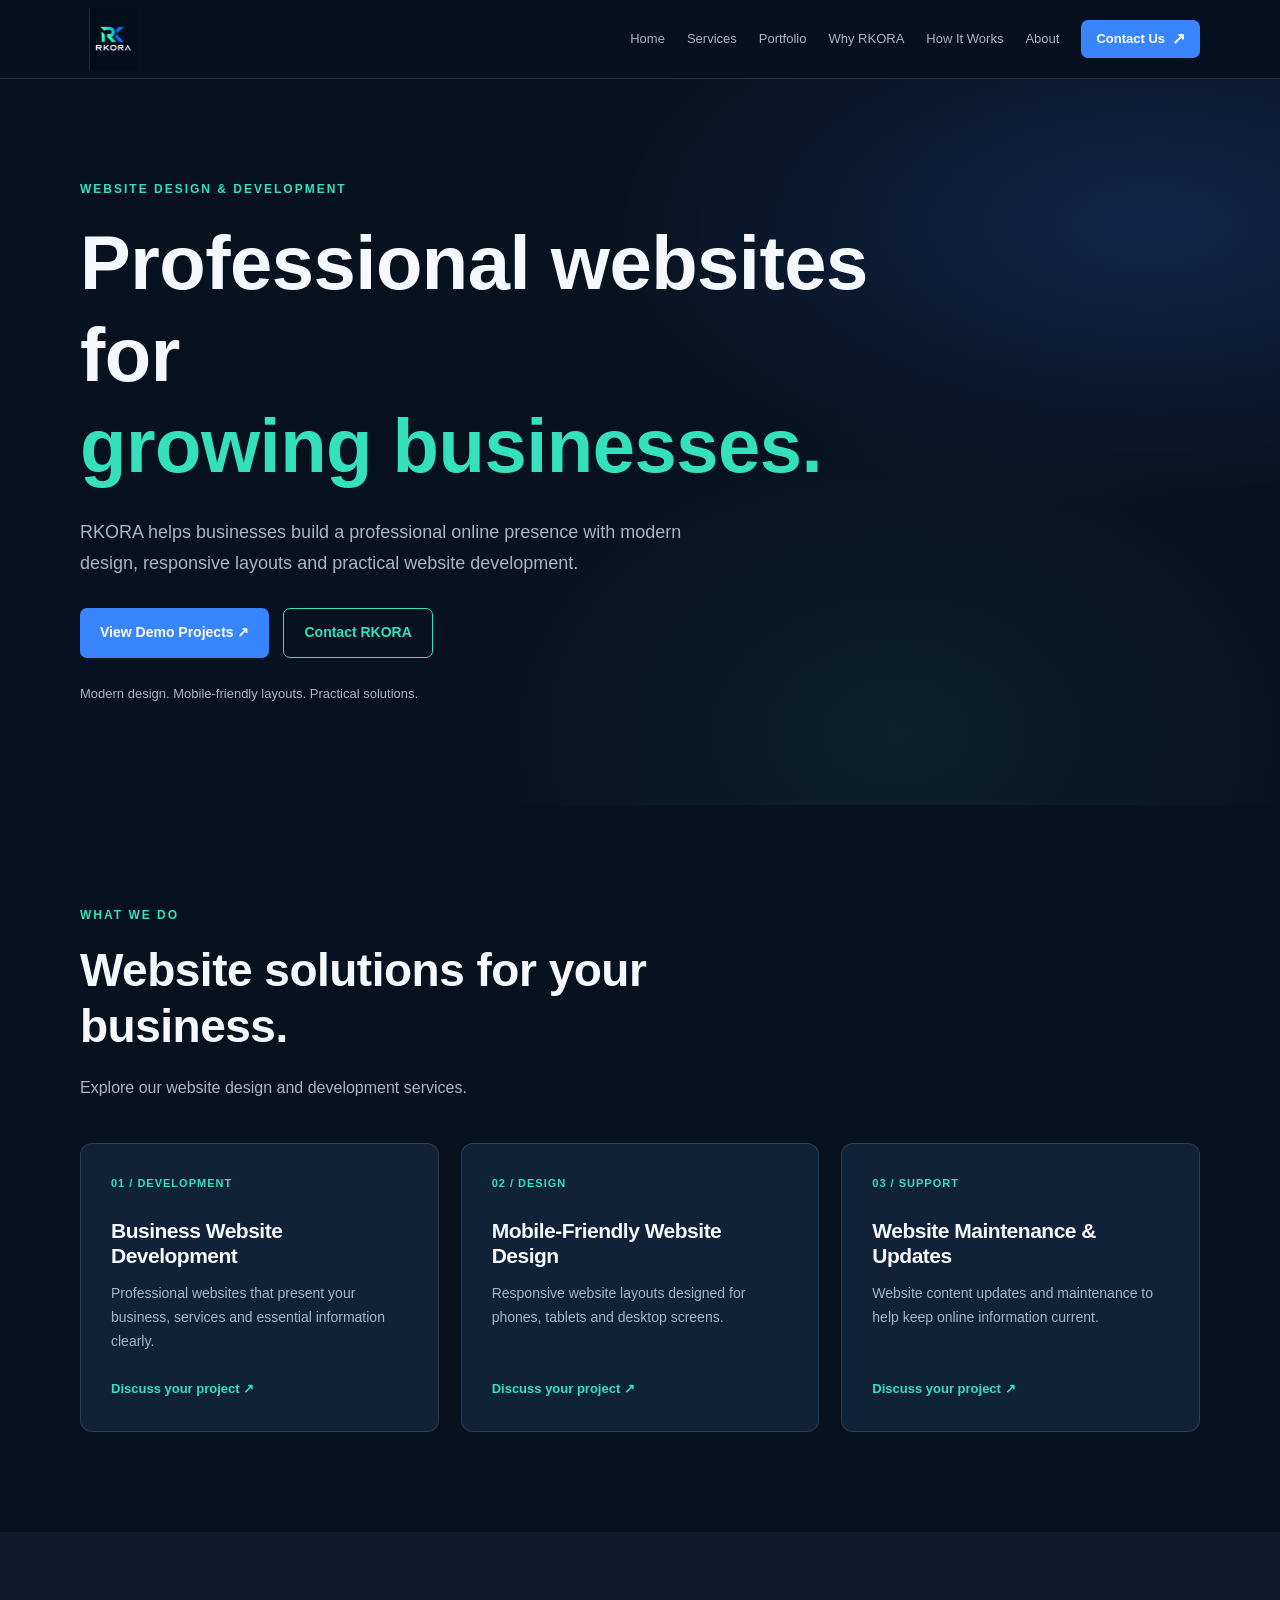
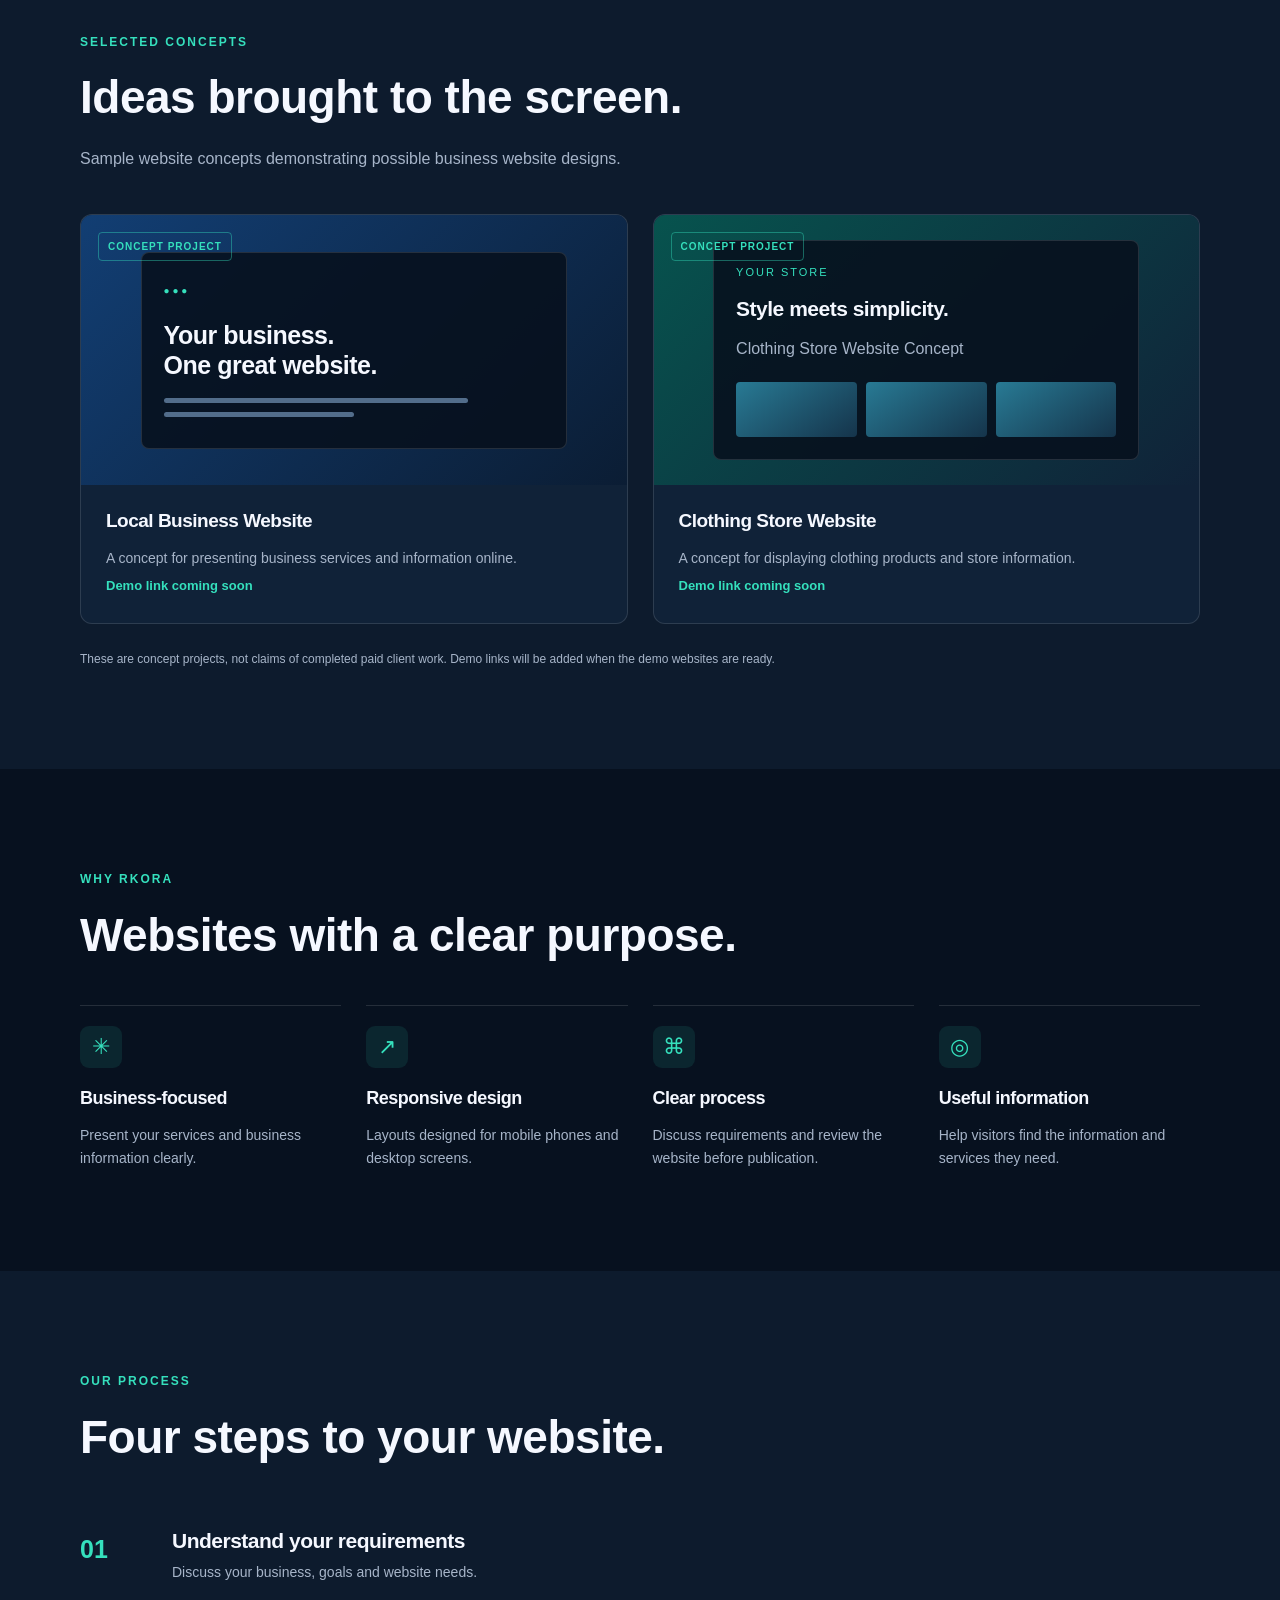
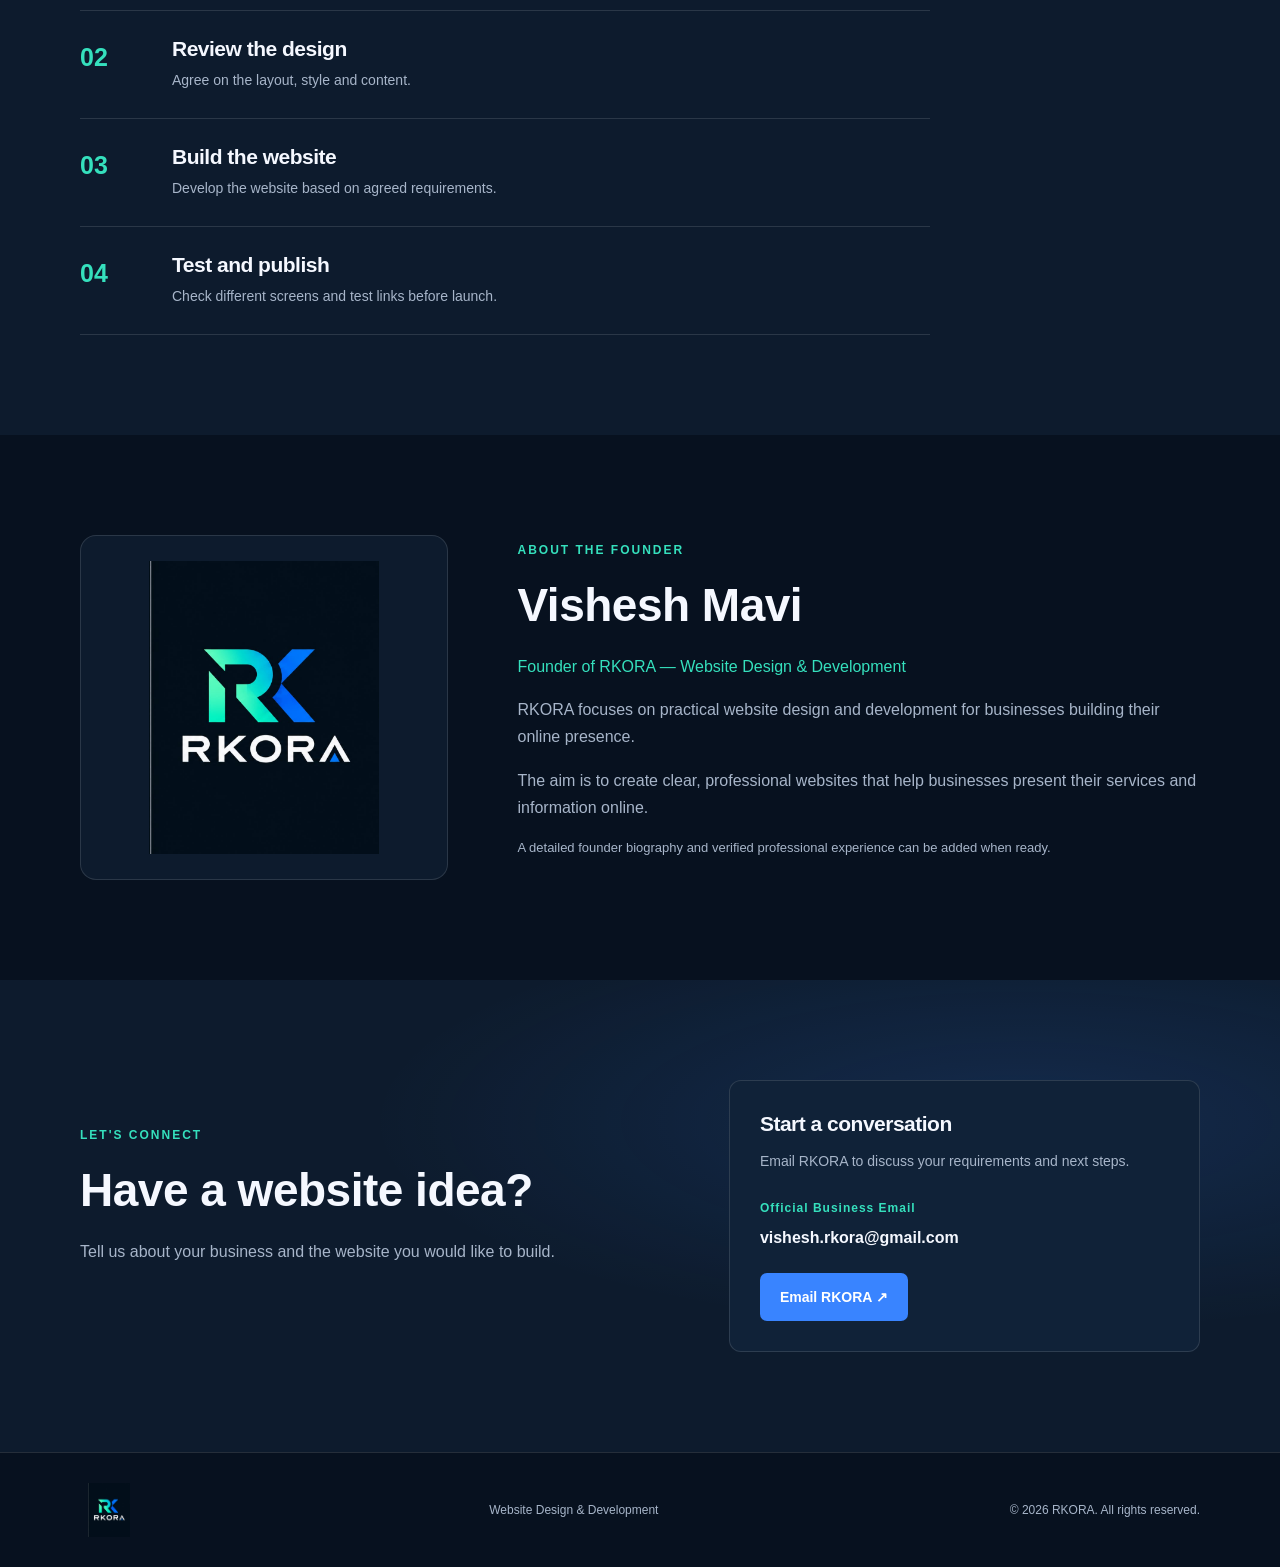
<file: index.html>
﻿<!DOCTYPE html>
<html lang="en">
<head>
    <meta charset="UTF-8">
    <meta name="viewport" content="width=device-width, initial-scale=1.0">
    <meta name="description" content="RKORA provides website design, development and maintenance for businesses.">
    <meta name="theme-color" content="#07111f">

    <!-- RKORA website title -->
    <title>RKORA | Website Design &amp; Development</title>

    <!-- RKORA favicon -->
    <link rel="icon" type="image/png" href="./favicon.png">

    <!-- Website name metadata -->
    <meta property="og:site_name" content="RKORA">

    <!-- Google structured data for website name -->
    <script type="application/ld+json">
    {
      "@context": "https://schema.org",
      "@type": "WebSite",
      "name": "RKORA",
      "alternateName": "RKORA",
      "url": "https://visheshmavi24-lab.github.io/"
    }
    </script>

    <link rel="stylesheet" href="style.css">
    <script src="script.js" defer></script>
</head>
<body>

<header class="site-header">
    <nav class="container navbar" aria-label="Main navigation">
        <a class="logo" href="#home" aria-label="RKORA Home">
            <img src="./rk.jpeg" alt="RKORA logo">
        </a>

        <button id="menu-toggle" class="menu-toggle"
                type="button" aria-expanded="false"
                aria-controls="nav-links" aria-label="Open menu">
            ☰
        </button>

        <div class="nav-links" id="nav-links">
            <a href="#home">Home</a>
            <a href="#services">Services</a>
            <a href="#portfolio">Portfolio</a>
            <a href="#why-us">Why RKORA</a>
            <a href="#process">How It Works</a>
            <a href="#about">About</a>
            <a href="#contact" class="nav-contact">Contact Us <span aria-hidden="true">↗</span></a>
        </div>
    </nav>
</header>

<main>
    <section class="hero section" id="home">
        <div class="container">
            <p class="eyebrow">WEBSITE DESIGN &amp; DEVELOPMENT</p>
            <h1>Professional websites for <span>growing businesses.</span></h1>
            <p class="hero-description">
                RKORA helps businesses build a professional online presence
                with modern design, responsive layouts and practical website development.
            </p>
            <div class="hero-buttons">
                <a class="button button-primary" href="#portfolio">View Demo Projects ↗</a>
                <a class="button button-secondary" href="#contact">Contact RKORA</a>
            </div>
            <p class="hero-note">Modern design. Mobile-friendly layouts. Practical solutions.</p>
        </div>
    </section>

    <section class="section" id="services">
        <div class="container">
            <p class="eyebrow">WHAT WE DO</p>
            <h2>Website solutions for your business.</h2>
            <p class="section-intro">Explore our website design and development services.</p>

            <div class="card-grid">
                <article class="service-card">
                    <span class="card-number">01 / DEVELOPMENT</span>
                    <h3>Business Website Development</h3>
                    <p>Professional websites that present your business, services and essential information clearly.</p>
                    <a class="text-link" href="#contact">Discuss your project ↗</a>
                </article>

                <article class="service-card">
                    <span class="card-number">02 / DESIGN</span>
                    <h3>Mobile-Friendly Website Design</h3>
                    <p>Responsive website layouts designed for phones, tablets and desktop screens.</p>
                    <a class="text-link" href="#contact">Discuss your project ↗</a>
                </article>

                <article class="service-card">
                    <span class="card-number">03 / SUPPORT</span>
                    <h3>Website Maintenance &amp; Updates</h3>
                    <p>Website content updates and maintenance to help keep online information current.</p>
                    <a class="text-link" href="#contact">Discuss your project ↗</a>
                </article>
            </div>
        </div>
    </section>

    <section class="section section-alt" id="portfolio">
        <div class="container">
            <p class="eyebrow">SELECTED CONCEPTS</p>
            <h2>Ideas brought to the screen.</h2>
            <p class="section-intro">Sample website concepts demonstrating possible business website designs.</p>

            <div class="portfolio-grid">
                <article class="project-card">
                    <div class="project-visual project-visual-one">
                        <span class="project-label">CONCEPT PROJECT</span>
                        <div class="mock-window">
                            <span class="mock-dots">● ● ●</span>
                            <h3>Your business.<br>One great website.</h3>
                            <div class="mock-line"></div>
                            <div class="mock-line short"></div>
                        </div>
                    </div>
                    <div class="project-info">
                        <h3>Local Business Website</h3>
                        <p>A concept for presenting business services and information online.</p>
                        <span class="text-link">Demo link coming soon</span>
                    </div>
                </article>

                <article class="project-card">
                    <div class="project-visual project-visual-two">
                        <span class="project-label">CONCEPT PROJECT</span>
                        <div class="mock-store">
                            <p>YOUR STORE</p>
                            <h3>Style meets simplicity.</h3>
                            <p>Clothing Store Website Concept</p>
                            <div class="store-blocks"><span></span><span></span><span></span></div>
                        </div>
                    </div>
                    <div class="project-info">
                        <h3>Clothing Store Website</h3>
                        <p>A concept for displaying clothing products and store information.</p>
                        <span class="text-link">Demo link coming soon</span>
                    </div>
                </article>
            </div>

            <p class="demo-disclaimer">
                These are concept projects, not claims of completed paid client work.
                Demo links will be added when the demo websites are ready.
            </p>
        </div>
    </section>

    <section class="section" id="why-us">
        <div class="container">
            <p class="eyebrow">WHY RKORA</p>
            <h2>Websites with a clear purpose.</h2>
            <div class="benefit-grid">
                <article class="benefit-item">
                    <span class="benefit-icon">✳</span>
                    <h3>Business-focused</h3>
                    <p>Present your services and business information clearly.</p>
                </article>
                <article class="benefit-item">
                    <span class="benefit-icon">↗</span>
                    <h3>Responsive design</h3>
                    <p>Layouts designed for mobile phones and desktop screens.</p>
                </article>
                <article class="benefit-item">
                    <span class="benefit-icon">⌘</span>
                    <h3>Clear process</h3>
                    <p>Discuss requirements and review the website before publication.</p>
                </article>
                <article class="benefit-item">
                    <span class="benefit-icon">◎</span>
                    <h3>Useful information</h3>
                    <p>Help visitors find the information and services they need.</p>
                </article>
            </div>
        </div>
    </section>

    <section class="section section-alt" id="process">
        <div class="container">
            <p class="eyebrow">OUR PROCESS</p>
            <h2>Four steps to your website.</h2>
            <div class="process-list">
                <article class="process-step"><span>01</span><div><h3>Understand your requirements</h3><p>Discuss your business, goals and website needs.</p></div></article>
                <article class="process-step"><span>02</span><div><h3>Review the design</h3><p>Agree on the layout, style and content.</p></div></article>
                <article class="process-step"><span>03</span><div><h3>Build the website</h3><p>Develop the website based on agreed requirements.</p></div></article>
                <article class="process-step"><span>04</span><div><h3>Test and publish</h3><p>Check different screens and test links before launch.</p></div></article>
            </div>
        </div>
    </section>

    <section class="section" id="about">
        <div class="container about-layout">
            <div class="about-mark">
                <img src="./rk.jpeg" alt="RKORA logo">
            </div>
            <div class="about-content">
                <p class="eyebrow">ABOUT THE FOUNDER</p>
                <h2>Vishesh Mavi</h2>
                <p class="about-role">Founder of RKORA — Website Design &amp; Development</p>
                <p>RKORA focuses on practical website design and development for businesses building their online presence.</p>
                <p>The aim is to create clear, professional websites that help businesses present their services and information online.</p>
                <p class="about-note">A detailed founder biography and verified professional experience can be added when ready.</p>
            </div>
        </div>
    </section>

    <section class="section contact-section" id="contact">
        <div class="container contact-layout">
            <div>
                <p class="eyebrow">LET'S CONNECT</p>
                <h2>Have a website idea?</h2>
                <p class="section-intro">Tell us about your business and the website you would like to build.</p>
            </div>

            <div class="contact-panel">
                <h3>Start a conversation</h3>
                <p class="contact-note">Email RKORA to discuss your requirements and next steps.</p>
                <p class="contact-email-label">Official Business Email</p>
                <a class="contact-email" href="mailto:vishesh.rkora@gmail.com">vishesh.rkora@gmail.com</a>
                <a class="button button-primary contact-action"
                   href="mailto:vishesh.rkora@gmail.com?subject=Website%20Project%20Enquiry">
                    Email RKORA ↗
                </a>
            </div>
        </div>
    </section>
</main>

<footer class="site-footer">
    <div class="container footer-content">
        <a class="logo footer-logo" href="#home" aria-label="RKORA Home">
            <img src="./rk.jpeg" alt="RKORA logo">
        </a>
        <p>Website Design &amp; Development</p>
        <p>&copy; <span id="year">2026</span> RKORA. All rights reserved.</p>
    </div>
</footer>

</body>
</html>
</file>
<file: style.css>
:root {
    --navy: #07111f;
    --navy-light: #0d1b2d;
    --card: #102238;
    --blue: #3984ff;
    --teal: #35e0bd;
    --white: #f5f8ff;
    --muted: #a7b5c9;
    --border: rgba(255,255,255,.12);
}

* { margin: 0; padding: 0; box-sizing: border-box; }

html { scroll-behavior: smooth; scroll-padding-top: 90px; }

body {
    font-family: Arial, Helvetica, sans-serif;
    background: var(--navy);
    color: var(--white);
    line-height: 1.7;
    overflow-x: hidden;
}

a { color: inherit; text-decoration: none; }
button { font: inherit; }
img { max-width: 100%; display: block; }

.container { width: min(1120px, 90%); margin: 0 auto; }
.section { padding: 100px 0; }
.section-alt { background: var(--navy-light); }

.eyebrow {
    color: var(--teal);
    font-size: 12px;
    font-weight: 700;
    letter-spacing: 2px;
    margin-bottom: 18px;
}

h1, h2, h3 { line-height: 1.2; letter-spacing: -.5px; }
h1 { max-width: 850px; font-size: clamp(42px, 6vw, 76px); margin-bottom: 26px; }
h1 span { display: block; color: var(--teal); }
h2 { max-width: 760px; font-size: clamp(30px, 4vw, 46px); margin-bottom: 20px; }
h3 { font-size: 21px; margin-bottom: 14px; }
p { color: var(--muted); }
.section-intro { max-width: 650px; margin-bottom: 42px; }

/* Header */
.site-header {
    position: sticky;
    top: 0;
    z-index: 100;
    background: rgba(7,17,31,.97);
    border-bottom: 1px solid var(--border);
}

.navbar {
    min-height: 78px;
    display: flex;
    align-items: center;
    justify-content: space-between;
    gap: 20px;
}

.logo { display: inline-flex; align-items: center; flex-shrink: 0; }

.site-header .logo img {
    width: 66px;
    height: 62px;
    object-fit: contain;
}

.nav-links {
    display: flex;
    align-items: center;
    gap: 22px;
}

.nav-links a {
    color: var(--muted);
    font-size: 13px;
    white-space: nowrap;
}

.nav-links a:hover { color: var(--teal); }

/* Contact navigation button */
.nav-links .nav-contact {
    display: inline-flex;
    align-items: center;
    justify-content: center;
    gap: 7px;
    color: #fff;
    background: var(--blue);
    padding: 10px 15px;
    border-radius: 7px;
    font-weight: 700;
    line-height: 1.4;
}

.nav-contact span {
    display: inline-block;
    font-size: 16px;
    line-height: 1;
}

.menu-toggle {
    display: none;
    color: var(--white);
    background: transparent;
    border: 1px solid var(--border);
    border-radius: 7px;
    padding: 7px 12px;
    cursor: pointer;
}

/* Buttons */
.button {
    display: inline-flex;
    align-items: center;
    justify-content: center;
    min-height: 48px;
    padding: 12px 20px;
    border-radius: 7px;
    font-size: 14px;
    font-weight: 700;
    text-align: center;
    transition: transform .2s ease;
}

.button:hover { transform: translateY(-2px); }
.button-primary { background: var(--blue); color: white; }
.button-secondary { border: 1px solid var(--teal); color: var(--teal); }

/* Hero */
.hero {
    min-height: 610px;
    display: flex;
    align-items: center;
    background:
        radial-gradient(ellipse at 90% 20%, rgba(57,132,255,.18), transparent 35%),
        radial-gradient(ellipse at 70% 90%, rgba(53,224,189,.08), transparent 35%);
}

.hero-description { max-width: 650px; font-size: 18px; margin-bottom: 30px; }
.hero-buttons { display: flex; flex-wrap: wrap; gap: 14px; margin-bottom: 25px; }
.hero-note { font-size: 13px; }

/* Services */
.card-grid { display: grid; grid-template-columns: repeat(3,minmax(0,1fr)); gap: 22px; }

.service-card {
    display: flex;
    flex-direction: column;
    align-items: flex-start;
    padding: 30px;
    min-height: 285px;
    background: var(--card);
    border: 1px solid var(--border);
    border-radius: 12px;
}

.card-number { color: var(--teal); font-size: 11px; letter-spacing: 1px; font-weight: 700; margin-bottom: 25px; }
.service-card p { font-size: 14px; margin-bottom: 25px; }
.text-link { color: var(--teal); font-size: 13px; font-weight: 700; margin-top: auto; }

/* Portfolio */
.portfolio-grid { display: grid; grid-template-columns: repeat(2,minmax(0,1fr)); gap: 25px; }

.project-card {
    overflow: hidden;
    background: var(--card);
    border: 1px solid var(--border);
    border-radius: 12px;
}

.project-visual {
    min-height: 270px;
    padding: 22px;
    position: relative;
    display: flex;
    align-items: center;
    justify-content: center;
}

.project-visual-one { background: linear-gradient(135deg,#123e73,#0b1d34); }
.project-visual-two { background: linear-gradient(135deg,#07534e,#102238); }

.project-label {
    position: absolute;
    top: 17px;
    left: 17px;
    padding: 5px 9px;
    color: var(--teal);
    border: 1px solid rgba(53,224,189,.4);
    border-radius: 4px;
    font-size: 10px;
    letter-spacing: 1px;
    font-weight: 700;
}

.mock-window, .mock-store {
    width: 85%;
    padding: 22px;
    background: rgba(7,17,31,.9);
    border: 1px solid var(--border);
    border-radius: 8px;
}

.mock-dots { color: var(--teal); font-size: 10px; }
.mock-window h3 { font-size: 25px; margin: 18px 0; }
.mock-line { width: 80%; height: 5px; background: #526d8b; border-radius: 5px; margin: 9px 0; }
.mock-line.short { width: 50%; }
.mock-store > p:first-child { color: var(--teal); font-size: 11px; letter-spacing: 2px; }
.mock-store h3 { margin: 14px 0; }
.store-blocks { display: flex; gap: 9px; margin-top: 20px; }
.store-blocks span { flex: 1; height: 55px; border-radius: 4px; background: linear-gradient(145deg,#287a94,#15344b); }
.project-info { padding: 25px; }
.project-info h3 { font-size: 19px; }
.project-info p, .demo-disclaimer { font-size: 14px; }
.demo-disclaimer { font-size: 12px; margin-top: 25px; }

/* Benefits */
.benefit-grid { display: grid; grid-template-columns: repeat(4,minmax(0,1fr)); gap: 25px; margin-top: 42px; }
.benefit-item { padding-top: 20px; border-top: 1px solid var(--border); }
.benefit-icon { display: inline-flex; align-items: center; justify-content: center; width: 42px; height: 42px; margin-bottom: 20px; border-radius: 9px; background: rgba(53,224,189,.1); color: var(--teal); font-size: 22px; }
.benefit-item h3 { font-size: 18px; }
.benefit-item p { font-size: 14px; }

/* Process */
.process-list { max-width: 850px; margin-top: 38px; }
.process-step { display: grid; grid-template-columns: 70px 1fr; gap: 22px; padding: 25px 0; border-bottom: 1px solid var(--border); }
.process-step > span { color: var(--teal); font-size: 25px; font-weight: 800; }
.process-step h3 { margin-bottom: 8px; }
.process-step p { font-size: 14px; }

/* About */
.about-layout { display: grid; grid-template-columns: .7fr 1.3fr; align-items: center; gap: 70px; }

.about-mark {
    display: flex;
    align-items: center;
    justify-content: center;
    min-height: 250px;
    padding: 25px;
    background: var(--navy-light);
    border: 1px solid var(--border);
    border-radius: 16px;
    overflow: hidden;
}

.about-mark img { width: 100%; max-width: 230px; height: auto; object-fit: contain; }
.about-role { color: var(--teal); margin-bottom: 20px; }
.about-content > p:not(.eyebrow) { margin-bottom: 16px; }
.about-note { font-size: 13px; }

/* Contact */
.contact-section {
    background:
        radial-gradient(ellipse at 80% 30%, rgba(57,132,255,.15), transparent 45%),
        var(--navy-light);
}

.contact-layout { display: grid; grid-template-columns: 1fr .8fr; align-items: center; gap: 60px; }
.contact-panel { padding: 30px; background: var(--card); border: 1px solid var(--border); border-radius: 12px; }
.contact-note { font-size: 14px; margin-bottom: 24px; }
.contact-email-label { color: var(--teal); font-size: 12px; font-weight: 700; letter-spacing: 1px; margin-bottom: 6px; }
.contact-email { display: inline-block; color: var(--white); font-size: 16px; font-weight: 700; overflow-wrap: anywhere; margin-bottom: 22px; }
.contact-email:hover { color: var(--teal); }
.contact-action { display: flex; width: fit-content; }

/* Footer */
.site-footer { padding: 30px 0; border-top: 1px solid var(--border); }
.footer-content { display: flex; align-items: center; justify-content: space-between; flex-wrap: wrap; gap: 15px; }
.footer-logo img { width: 58px; height: 54px; object-fit: contain; }
.footer-content p { font-size: 12px; }

a:focus-visible, button:focus-visible { outline: 2px solid var(--teal); outline-offset: 4px; }

/* Tablet */
@media (max-width: 1000px) {
    .nav-links { gap: 12px; }
    .nav-links a { font-size: 12px; }
}

/* Mobile */
@media (max-width: 760px) {
    .section { padding: 70px 0; }
    .navbar { min-height: 68px; }
    .site-header .logo img { width: 55px; height: 52px; }

    .menu-toggle { display: block; }

    .nav-links {
        display: none;
        position: absolute;
        top: 68px;
        left: 0;
        right: 0;
        padding: 20px 5%;
        background: var(--navy-light);
        border-bottom: 1px solid var(--border);
        flex-direction: column;
        align-items: stretch;
        gap: 0;
    }

    .nav-links.open { display: flex; }
    .nav-links a { display: block; padding: 12px 0; font-size: 15px; }
    .nav-links .nav-contact { display: flex; width: 100%; margin-top: 8px; padding: 12px; }
    .hero { min-height: 550px; }
    .hero-description { font-size: 16px; }
    .hero-buttons { flex-direction: column; }
    .button { width: 100%; }

    .card-grid, .portfolio-grid, .benefit-grid, .about-layout, .contact-layout {
        grid-template-columns: 1fr;
    }

    .service-card { min-height: auto; }
    .project-visual { min-height: 235px; }
    .about-mark { min-height: 200px; }
    .about-mark img { max-width: 170px; }
    .contact-layout { gap: 25px; }
    .contact-action { width: 100%; }
    .process-step { grid-template-columns: 45px 1fr; gap: 12px; }
    .footer-content { align-items: flex-start; flex-direction: column; }
}

@media (prefers-reduced-motion: reduce) {
    *, *::before, *::after { scroll-behavior: auto !important; transition-duration: .01ms !important; }
}
</file>
